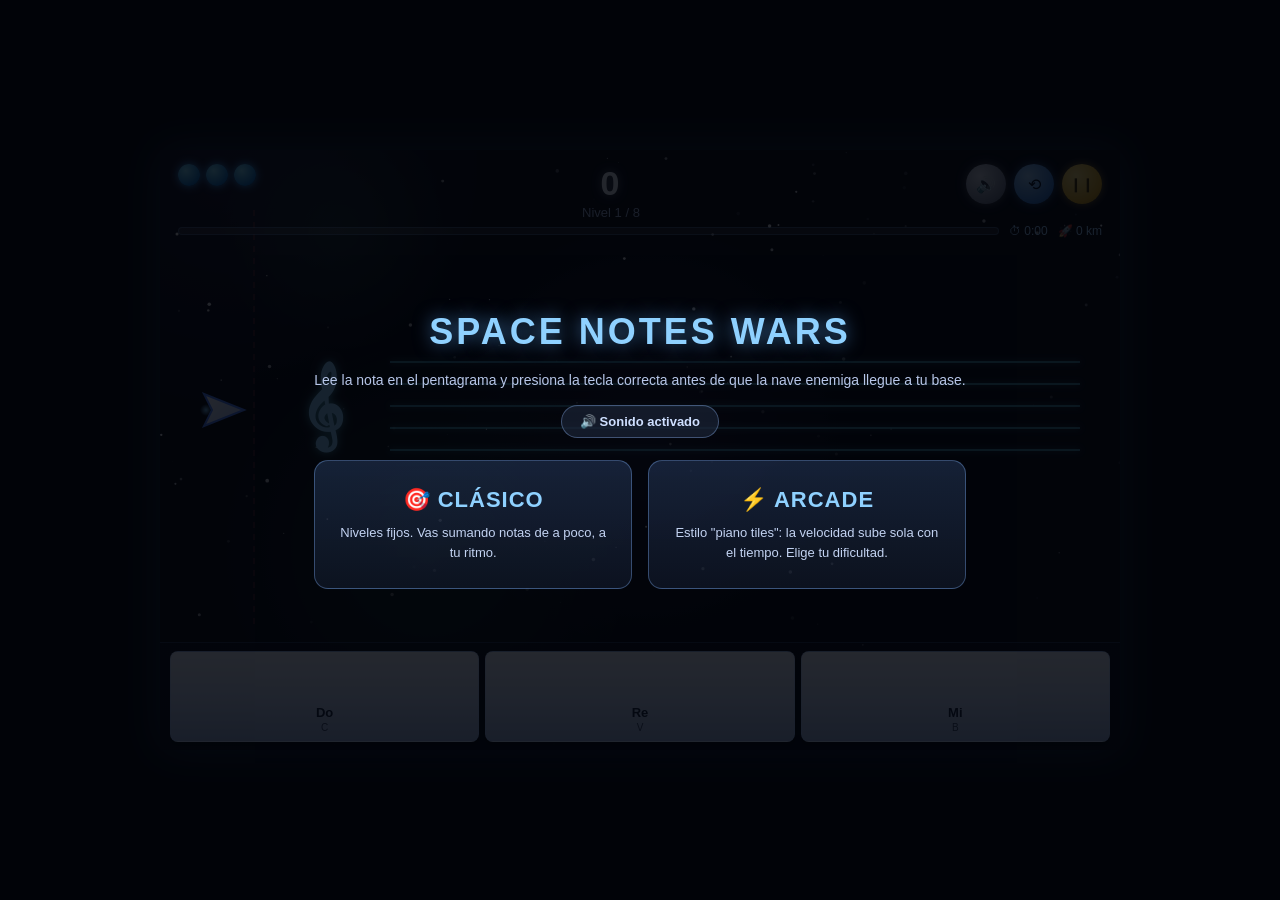
<file: index.html>
<!DOCTYPE html>
<html lang="es">
<head>
<meta charset="UTF-8">
<meta name="viewport" content="width=device-width, initial-scale=1.0">
<title>Space Notes Wars</title>
<link rel="stylesheet" href="style.css">
</head>
<body>
<div id="frame">
  <canvas id="game" width="960" height="600"></canvas>

  <div id="hud">
    <div id="shields"></div>
    <div id="scoreBox">
      <div id="score">0</div>
      <div id="levelLabel">Nivel 1</div>
    </div>
    <div id="hudBtns">
      <button id="muteBtn" title="Silenciar sonido">🔊</button>
      <button id="restartBtn" title="Reiniciar nivel">⟲</button>
      <button id="pauseBtn" title="Pausa">❙❙</button>
    </div>
  </div>

  <div id="progressWrap">
    <div id="progressBar"><div id="progressFill"></div></div>
    <div id="timeLabel">⏱ 0:00</div>
    <div id="distanceLabel">🚀 0 km</div>
  </div>

  <div id="pianoBar"></div>

  <!-- Paso 1: elegir modo -->
  <div id="modeScreen" class="screen">
    <div class="panel wide">
      <h1>SPACE NOTES WARS</h1>
      <p>Lee la nota en el pentagrama y presiona la tecla correcta antes de que la nave enemiga llegue a tu base.</p>
      <button id="muteBtnMenu" class="soundToggle">🔊 Sonido activado</button>
      <div class="modeGrid">
        <button id="modeClassicBtn" class="modeCard">
          <div class="modeTitle">🎯 CLÁSICO</div>
          <div class="modeDesc">Niveles fijos. Vas sumando notas de a poco, a tu ritmo.</div>
        </button>
        <button id="modeArcadeBtn" class="modeCard">
          <div class="modeTitle">⚡ ARCADE</div>
          <div class="modeDesc">Estilo "piano tiles": la velocidad sube sola con el tiempo. Elige tu dificultad.</div>
        </button>
      </div>
    </div>
  </div>

  <!-- Paso 2a: clasico -> elegir clave + nivel -->
  <div id="overlay" class="screen hidden">
    <div class="panel wide">
      <button class="backBtn" id="backFromClassicBtn">← Modo</button>
      <h1>MODO CLÁSICO</h1>
      <div id="clefSelectClassic" class="clefSelect"></div>
      <p class="keys-help">Elige un nivel para empezar:</p>
      <div id="levelGrid" class="cardGrid"></div>
    </div>
  </div>

  <!-- Paso 2b: arcade -> elegir clave + dificultad -->
  <div id="arcadeScreen" class="screen hidden">
    <div class="panel wide">
      <button class="backBtn" id="backFromArcadeBtn">← Modo</button>
      <h1>MODO ARCADE</h1>
      <div id="clefSelectArcade" class="clefSelect"></div>
      <p class="keys-help">Elige tu dificultad (¡la velocidad nunca deja de subir!):</p>
      <div id="arcadeGrid" class="cardGrid"></div>
    </div>
  </div>

  <div id="levelUpToast" class="toast hidden">¡Nivel superado!</div>

  <div id="gameOverScreen" class="screen hidden">
    <div class="panel">
      <h1>GAME OVER</h1>
      <p id="finalScore"></p>
      <div class="btnRow">
        <button id="retryBtn" class="bigBtn">REINTENTAR</button>
        <button id="menuFromGameOverBtn" class="bigBtn secondary">ELEGIR OTRO</button>
      </div>
    </div>
  </div>

  <div id="pauseScreen" class="screen hidden">
    <div class="panel">
      <h1>PAUSA</h1>
      <div class="btnRow">
        <button id="resumeBtn" class="bigBtn">CONTINUAR</button>
        <button id="menuFromPauseBtn" class="bigBtn secondary">ELEGIR OTRO</button>
      </div>
    </div>
  </div>
</div>

<script src="game.js"></script>
</body>
</html>
</file>
<file: style.css>
* { box-sizing: border-box; margin: 0; padding: 0; }

html, body {
  width: 100%;
  height: 100%;
  background: #000;
  overflow: hidden;
  font-family: 'Segoe UI', Arial, sans-serif;
  user-select: none;
}

body {
  display: flex;
  align-items: center;
  justify-content: center;
}

/* El juego tiene una proporcion fija de 960x600 (8:5). En vez de un ancho
   fijo + un solo media query por ancho, el frame se ajusta para caber
   ENTERO en la pantalla sea cual sea su forma (celular vertical, horizontal,
   tablet, notebook): nunca se recorta el teclado de piano de abajo ni hace
   falta hacer scroll para verlo.
   Se usa dvh/dvw (altura/ancho de viewport "dinamico") en vez de vh/vw:
   en Safari de iPhone, 100vh incluye el espacio de la barra de direcciones
   aunque este oculta, lo que hace que el juego se calcule mas alto de lo
   que realmente se ve y el teclado quede cortado. dvh se ajusta al tamano
   real visible. Se deja vh/vw como respaldo para navegadores viejos. */
#frame {
  position: relative;
  width: min(960px, 100vw, calc(100vh * 960 / 600));
  height: min(600px, 100vh, calc(100vw * 600 / 960));
  width: min(960px, 100dvw, calc(100dvh * 960 / 600));
  height: min(600px, 100dvh, calc(100dvw * 600 / 960));
  background: #000;
  overflow: hidden;
  box-shadow: 0 0 40px rgba(80, 160, 255, 0.25);
}

canvas {
  display: block;
  width: 100%;
  height: 100%;
  background: #04050a;
}

#hud {
  position: absolute;
  top: 0; left: 0; right: 0;
  display: flex;
  align-items: flex-start;
  justify-content: space-between;
  padding: 14px 18px;
  pointer-events: none;
}

#shields {
  display: flex;
  gap: 6px;
}
.shieldIcon {
  width: 22px; height: 22px;
  background: radial-gradient(circle at 35% 30%, #7fe0ff, #1478c7 70%, #063a66);
  border-radius: 50%;
  box-shadow: 0 0 8px #3fa8ff;
}
.shieldIcon.lost {
  background: #222;
  box-shadow: none;
  opacity: 0.35;
}

#scoreBox {
  text-align: center;
  color: #e8ecf5;
}
#score {
  font-size: 34px;
  font-weight: 700;
  letter-spacing: 2px;
  text-shadow: 0 0 10px rgba(200,220,255,0.5);
}
#levelLabel {
  font-size: 13px;
  color: #9fb3d9;
  margin-top: 2px;
}

#hudBtns {
  display: flex;
  gap: 8px;
  pointer-events: none;
}
#muteBtn, #restartBtn, #pauseBtn {
  pointer-events: auto;
  width: 40px; height: 40px;
  border-radius: 50%;
  border: none;
  font-size: 16px;
  cursor: pointer;
}
#pauseBtn {
  background: radial-gradient(circle at 35% 30%, #ffe27a, #d9a418 70%, #8a6a0a);
  color: #4a3400;
  font-size: 14px;
  box-shadow: 0 0 10px rgba(255, 200, 60, 0.5);
}
#restartBtn {
  background: radial-gradient(circle at 35% 30%, #9fd1ff, #3a7fd5 70%, #1a4a8a);
  color: #04101f;
  box-shadow: 0 0 10px rgba(80, 160, 255, 0.5);
}
#muteBtn {
  background: radial-gradient(circle at 35% 30%, #d7dbe6, #7a8296 70%, #454b5c);
  color: #14181f;
  box-shadow: 0 0 10px rgba(150, 160, 180, 0.5);
}
#muteBtn.isMuted {
  background: radial-gradient(circle at 35% 30%, #8a8f9c, #4a4f5c 70%, #262a33);
  box-shadow: none;
}
#muteBtn:active, #restartBtn:active, #pauseBtn:active { transform: scale(0.94); }

.soundToggle {
  display: block;
  margin: 14px auto 0;
  padding: 8px 18px;
  border-radius: 20px;
  border: 1px solid rgba(150,190,255,0.35);
  background: rgba(30,40,60,0.6);
  color: #cfe0ff;
  font-size: 13px;
  font-weight: 600;
  cursor: pointer;
}
.soundToggle.isMuted {
  background: rgba(30,30,35,0.6);
  color: #8a8f9c;
  border-color: rgba(140,144,156,0.35);
}

#progressWrap {
  position: absolute;
  top: 74px; left: 18px; right: 18px;
  display: flex;
  align-items: center;
  gap: 10px;
  pointer-events: none;
}
#progressBar {
  flex: 1;
  height: 8px;
  background: rgba(255,255,255,0.12);
  border-radius: 5px;
  overflow: hidden;
  border: 1px solid rgba(120,180,255,0.3);
}
#progressFill {
  height: 100%;
  width: 0%;
  background: linear-gradient(90deg, #3fa8ff, #7fe0ff);
  box-shadow: 0 0 8px #3fa8ff;
  transition: width 0.25s ease;
}
#distanceLabel, #timeLabel {
  color: #9fd1ff;
  font-size: 12px;
  white-space: nowrap;
}

#pianoBar {
  position: absolute;
  left: 0; right: 0; bottom: 0;
  height: 108px;
  display: flex;
  background: linear-gradient(180deg, rgba(10,14,26,0.6), rgba(4,6,14,0.95));
  border-top: 1px solid rgba(120,180,255,0.25);
  padding: 8px 10px;
  gap: 6px;
}

.pianoKey {
  flex: 1;
  min-width: 0;
  border-radius: 8px;
  border: 1px solid rgba(150,190,255,0.35);
  background: linear-gradient(180deg, #eef4ff, #c7d7f5 55%, #9fb6e0);
  color: #16233d;
  font-weight: 700;
  font-size: 13px;
  display: flex;
  flex-direction: column;
  align-items: center;
  justify-content: flex-end;
  overflow: hidden;
  white-space: nowrap;
  padding-bottom: 8px;
  cursor: pointer;
  transition: transform 0.05s ease, box-shadow 0.15s ease;
  box-shadow: 0 4px 0 rgba(0,0,0,0.35);
}
.pianoKey small {
  font-weight: 500;
  font-size: 10px;
  color: #3a4a6b;
  margin-top: 2px;
}
.pianoKey:active,
.pianoKey.pressed {
  transform: translateY(3px);
  box-shadow: 0 1px 0 rgba(0,0,0,0.35);
  background: linear-gradient(180deg, #bfe3ff, #8fc6ff 55%, #5fa0e6);
}
.pianoKey.locked {
  background: linear-gradient(180deg, #2a2f3d, #1a1e28);
  color: #4a5266;
  cursor: default;
  box-shadow: none;
  border-color: rgba(255,255,255,0.05);
}
.pianoKey.locked small { color: #3a4256; }
.pianoKey.wrong {
  background: linear-gradient(180deg, #ff9a9a, #e05a5a 55%, #a83a3a);
}

.screen {
  /* fixed (no absolute) para que en ventanas bajas/angostas el menu pueda
     hacer scroll usando todo el viewport, sin quedar recortado por el
     overflow:hidden de #frame */
  position: fixed;
  inset: 0;
  background: rgba(2,4,10,0.85);
  display: flex;
  /* "safe center": centra cuando el contenido entra, y si no entra se
     comporta como flex-start para que TODO el contenido sea alcanzable con
     scroll (con "center" a secas, el borde superior del contenido que no
     cabe queda inalcanzable — bug clasico de flexbox). */
  align-items: safe center;
  justify-content: center;
  overflow-y: auto;
  padding: 20px 0;
  z-index: 20;
}
.screen.hidden { display: none; }

.panel {
  text-align: center;
  color: #dfe9ff;
  max-width: 560px;
  padding: 30px;
}
.panel.wide {
  max-width: 860px;
}
.panel h1 {
  font-size: 36px;
  letter-spacing: 3px;
  color: #8fd1ff;
  text-shadow: 0 0 18px rgba(100,180,255,0.6);
  margin-bottom: 16px;
}
.panel p {
  font-size: 14px;
  line-height: 1.6;
  color: #b7c6e8;
  margin-bottom: 10px;
}
.recordLine {
  display: inline-block;
  margin-top: 4px;
  font-size: 12.5px;
  color: #9fd1ff;
}
.recordMsg {
  display: inline-block;
  margin-top: 8px;
  color: #ffe27a;
  font-size: 15px;
}
.keys-help b { color: #ffe27a; }

.bigBtn {
  margin-top: 18px;
  padding: 14px 38px;
  font-size: 18px;
  font-weight: 700;
  letter-spacing: 1px;
  color: #04101f;
  background: linear-gradient(180deg, #7fe0ff, #2f9dff);
  border: none;
  border-radius: 10px;
  cursor: pointer;
  box-shadow: 0 0 20px rgba(80,180,255,0.6);
}
.bigBtn:active { transform: translateY(2px); }
.bigBtn.secondary {
  background: linear-gradient(180deg, #3a4560, #232c42);
  color: #cfe0ff;
  box-shadow: none;
  border: 1px solid rgba(140,180,255,0.35);
}

.btnRow {
  display: flex;
  gap: 14px;
  justify-content: center;
  flex-wrap: wrap;
}

.cardGrid {
  display: grid;
  grid-template-columns: repeat(auto-fill, minmax(190px, 1fr));
  gap: 12px;
  margin-top: 16px;
  text-align: left;
}

.levelCard {
  background: linear-gradient(180deg, rgba(60,90,140,0.35), rgba(20,28,46,0.6));
  border: 1px solid rgba(130,180,255,0.35);
  border-radius: 10px;
  padding: 12px 14px;
  cursor: pointer;
  color: #e6eeff;
  text-align: left;
  transition: transform 0.08s ease, box-shadow 0.15s ease;
}
.levelCard:hover {
  transform: translateY(-2px);
  box-shadow: 0 0 14px rgba(100,180,255,0.45);
  border-color: rgba(160,210,255,0.7);
}
.levelCard:active { transform: translateY(0); }
.levelCard.completed {
  border-color: rgba(120,220,150,0.6);
  background: linear-gradient(180deg, rgba(70,140,100,0.3), rgba(20,28,46,0.6));
}
.levelCard.completed:hover { box-shadow: 0 0 14px rgba(120,220,150,0.45); }
.doneCheck {
  display: inline-block;
  font-size: 11px;
  font-weight: 700;
  color: #7cffb0;
  margin-left: 4px;
}
.levelCard .lvlNum {
  font-size: 17px;
  font-weight: 800;
  color: #8fd1ff;
}
.levelCard .lvlNotes {
  font-size: 12.5px;
  color: #c3d3f2;
  margin-top: 4px;
  line-height: 1.4;
}
.levelCard .lvlRecord {
  margin-top: 6px;
  font-size: 11px;
  color: #ffe27a;
}
.levelCard .lvlTag {
  display: inline-block;
  margin-top: 6px;
  font-size: 10.5px;
  font-weight: 700;
  color: #04101f;
  background: #ffe27a;
  border-radius: 5px;
  padding: 2px 6px;
}
.levelCard .lvlTag.hearts {
  background: transparent;
  color: inherit;
  padding: 0;
  font-size: 14px;
  letter-spacing: 2px;
}

/* ===== Pantalla de modo ===== */
.modeGrid {
  display: grid;
  grid-template-columns: repeat(auto-fit, minmax(220px, 1fr));
  gap: 16px;
  margin-top: 22px;
}
.modeCard {
  background: linear-gradient(180deg, rgba(60,90,140,0.35), rgba(20,28,46,0.6));
  border: 1px solid rgba(130,180,255,0.35);
  border-radius: 14px;
  padding: 26px 20px;
  cursor: pointer;
  color: #e6eeff;
  text-align: center;
  transition: transform 0.1s ease, box-shadow 0.15s ease;
}
.modeCard:hover {
  transform: translateY(-3px);
  box-shadow: 0 0 20px rgba(100,180,255,0.5);
  border-color: rgba(160,210,255,0.7);
}
.modeTitle {
  font-size: 22px;
  font-weight: 800;
  color: #8fd1ff;
  margin-bottom: 10px;
  letter-spacing: 1px;
}
.modeDesc {
  font-size: 13px;
  color: #c3d3f2;
  line-height: 1.5;
}

/* ===== Selector de clave ===== */
.clefSelect {
  display: flex;
  justify-content: center;
  gap: 10px;
  flex-wrap: wrap;
  margin: 16px 0 6px;
}
.clefBtn {
  padding: 9px 16px;
  border-radius: 8px;
  border: 1px solid rgba(140,180,255,0.35);
  background: rgba(30,40,60,0.6);
  color: #b7c6e8;
  font-size: 14px;
  font-weight: 600;
  cursor: pointer;
}
.clefBtn.active {
  background: linear-gradient(180deg, #7fe0ff, #2f9dff);
  color: #04101f;
  box-shadow: 0 0 14px rgba(80,180,255,0.6);
  border-color: transparent;
}

.backBtn {
  position: absolute;
  top: 18px;
  left: 18px;
  padding: 7px 14px;
  border-radius: 8px;
  border: 1px solid rgba(140,180,255,0.35);
  background: rgba(30,40,60,0.6);
  color: #b7c6e8;
  font-size: 13px;
  cursor: pointer;
}
.panel.wide { position: relative; }

/* variantes de color por dificultad arcade */
.arcadeCard.arcade-facil { border-color: rgba(120,220,150,0.45); }
.arcadeCard.arcade-medio { border-color: rgba(120,190,220,0.45); }
.arcadeCard.arcade-dificil { border-color: rgba(220,190,100,0.45); }
.arcadeCard.arcade-avanzado { border-color: rgba(230,140,90,0.5); }
.arcadeCard.arcade-mortal { border-color: rgba(230,90,90,0.6); }
.arcadeCard.arcade-mortal .lvlNum { color: #ff8080; }

.toast {
  position: absolute;
  top: 40%;
  left: 50%;
  transform: translate(-50%, -50%);
  font-size: 30px;
  font-weight: 800;
  color: #ffe27a;
  text-shadow: 0 0 20px rgba(255,220,120,0.8);
  z-index: 15;
  pointer-events: none;
  animation: toastPop 1.4s ease forwards;
}
.toast.hidden { display: none; }
@keyframes toastPop {
  0% { opacity: 0; transform: translate(-50%,-40%) scale(0.7); }
  15% { opacity: 1; transform: translate(-50%,-50%) scale(1.05); }
  75% { opacity: 1; }
  100% { opacity: 0; transform: translate(-50%,-55%) scale(1); }
}
</file>
